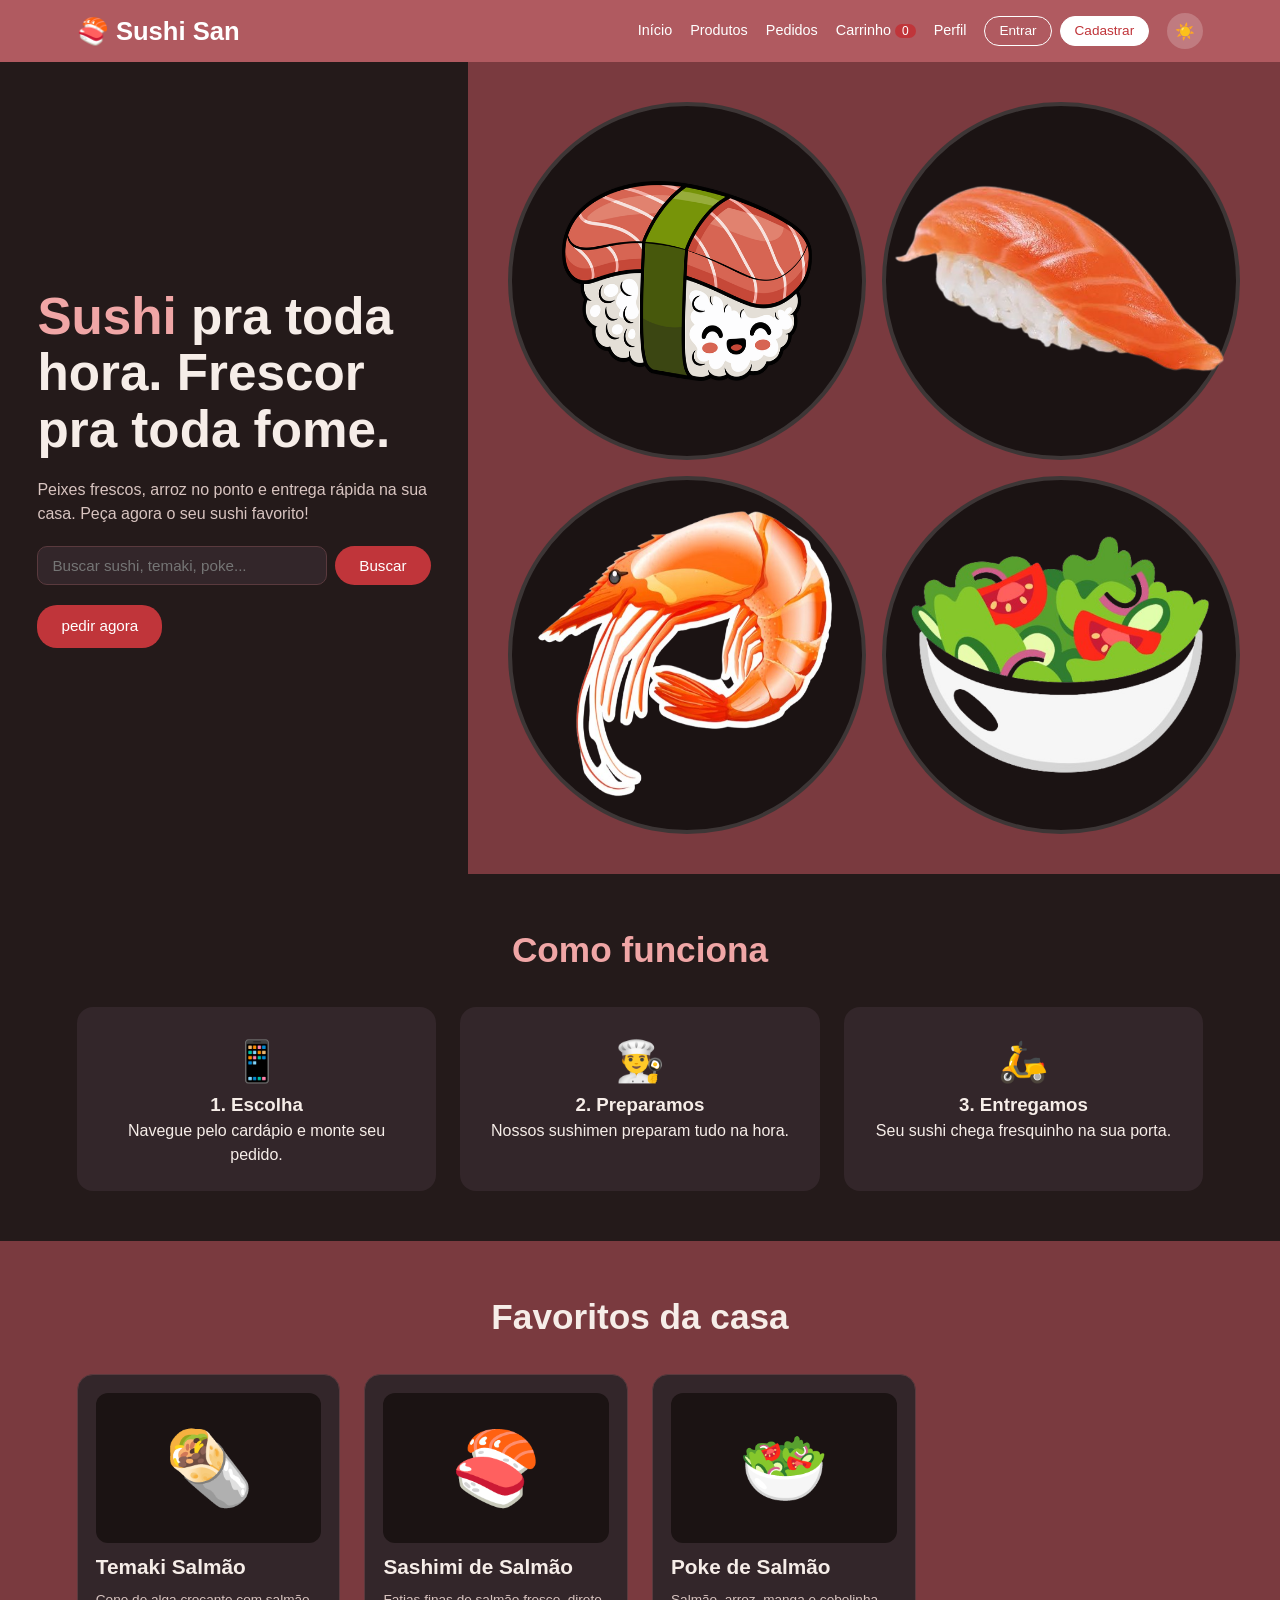
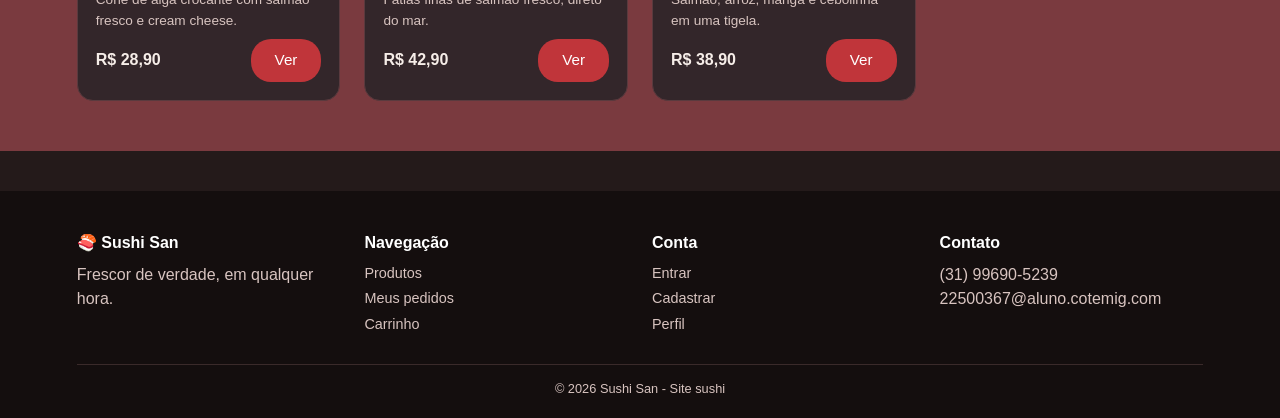
<file: index.html>
<!DOCTYPE html>
<html lang="pt-br">
<head>
  <meta charset="UTF-8">
  <meta name="viewport" content="width=device-width, initial-scale=1.0">
  <title>Sushi San - Delivery</title>
  <link rel="stylesheet" href="style.css">
</head>
<body>

  <header class="topo">
    <a class="logo" href="index.html">🍣 Sushi San</a>
    
    <nav id="menu" class="menu">
      <a href="index.html">Início</a>
      <a href="produtos.html">Produtos</a>
      <a href="pedidos.html">Pedidos</a>
      <a href="carrinho.html">Carrinho <span class="contador">0</span></a>
      <a href="perfil.html">Perfil</a>
      <span id="areaLogin">
        <a class="btn-mini" href="login.html">Entrar</a>
        <a class="btn-mini destaque" href="login.html?aba=cadastro">Cadastrar</a>
      </span>
      <button id="btnTema" class="tema" onclick="trocarTema()">☀️</button>
    </nav>
  </header>

  <section class="hero">
    <div class="hero-texto">
      <h1><span>Sushi</span> pra toda hora. Frescor pra toda fome.</h1>
      <p>Peixes frescos, arroz no ponto e entrega rápida na sua casa. Peça agora o seu sushi favorito!</p>

      
      <form class="busca-home" action="produtos.html" method="get">
        <input type="text" name="busca" placeholder="Buscar sushi, temaki, poke..." maxlength="30">
        <button class="btn" type="submit">Buscar</button>
      </form>

      <div><a class="btn" href="produtos.html">pedir agora</a></div>
    </div>

    <div class="hero-fotos">
      <div class="prato"> <img src="canva-adorável-personagem-de-sushi-de-salmão-com-expressão-alegre,-perfeito-para-ilustrações-de-comida.-MAG6jP6yxCI.png" width="250" height="200" alt="Sushi 1"> </div>
      <div class="prato"> <img src="image-removebg-preview.png" width="350" height="350" alt="Sushi 2"> </div>
      <div class="prato"> <img src="image-removebg-preview (1).png" width="310" height="310" alt="Sushi 3"> </div>
      <div class="prato"> <img src="image-removebg-preview (2).png" width="310" height="310" alt="Sushi 4"> </div>
    </div>
  </section>

  <section class="secao">
    <h2>Como funciona</h2>
    <div class="passos">
      <div class="passo"><div class="icone">📱</div><h3>1. Escolha</h3><p>Navegue pelo cardápio e monte seu pedido.</p></div>
      <div class="passo"><div class="icone">👨‍🍳</div><h3>2. Preparamos</h3><p>Nossos sushimen preparam tudo na hora.</p></div>
      <div class="passo"><div class="icone">🛵</div><h3>3. Entregamos</h3><p>Seu sushi chega fresquinho na sua porta.</p></div>
    </div>
  </section>

  <section class="secao vermelha">
    <h2>Favoritos da casa</h2>
    <div class="grade">
      <article class="produto">
        <div class="foto">🌯</div>
        <h3>Temaki Salmão</h3>
        <p>Cone de alga crocante com salmão fresco e cream cheese.</p>
        <div class="linha"><strong>R$ 28,90</strong><a class="btn" href="produtos.html">Ver</a></div>
      </article>
      <article class="produto">
        <div class="foto">🍣</div>
        <h3>Sashimi de Salmão</h3>
        <p>Fatias finas de salmão fresco, direto do mar.</p>
        <div class="linha"><strong>R$ 42,90</strong><a class="btn" href="produtos.html">Ver</a></div>
      </article>
      <article class="produto">
        <div class="foto">🥗</div>
        <h3>Poke de Salmão</h3>
        <p>Salmão, arroz, manga e cebolinha em uma tigela.</p>
        <div class="linha"><strong>R$ 38,90</strong><a class="btn" href="produtos.html">Ver</a></div>
      </article>
    </div>
  </section>

  <footer class="rodape">
    <div class="rodape-grade">
      <div><h4>🍣 Sushi San</h4><p>Frescor de verdade, em qualquer hora.</p></div>
      <div><h4>Navegação</h4><a href="produtos.html">Produtos</a><a href="pedidos.html">Meus pedidos</a><a href="carrinho.html">Carrinho</a></div>
      <div><h4>Conta</h4><a href="login.html">Entrar</a><a href="login.html?aba=cadastro">Cadastrar</a><a href="perfil.html">Perfil</a></div>
      <div><h4>Contato</h4><p>(31) 99690-5239 </p><p>22500367@aluno.cotemig.com</p></div>
    </div>
    <p class="copy">© 2026 Sushi San - Site sushi </p>
  </footer>

  <script src="script.js"></script>
</body>
</html>
</file>
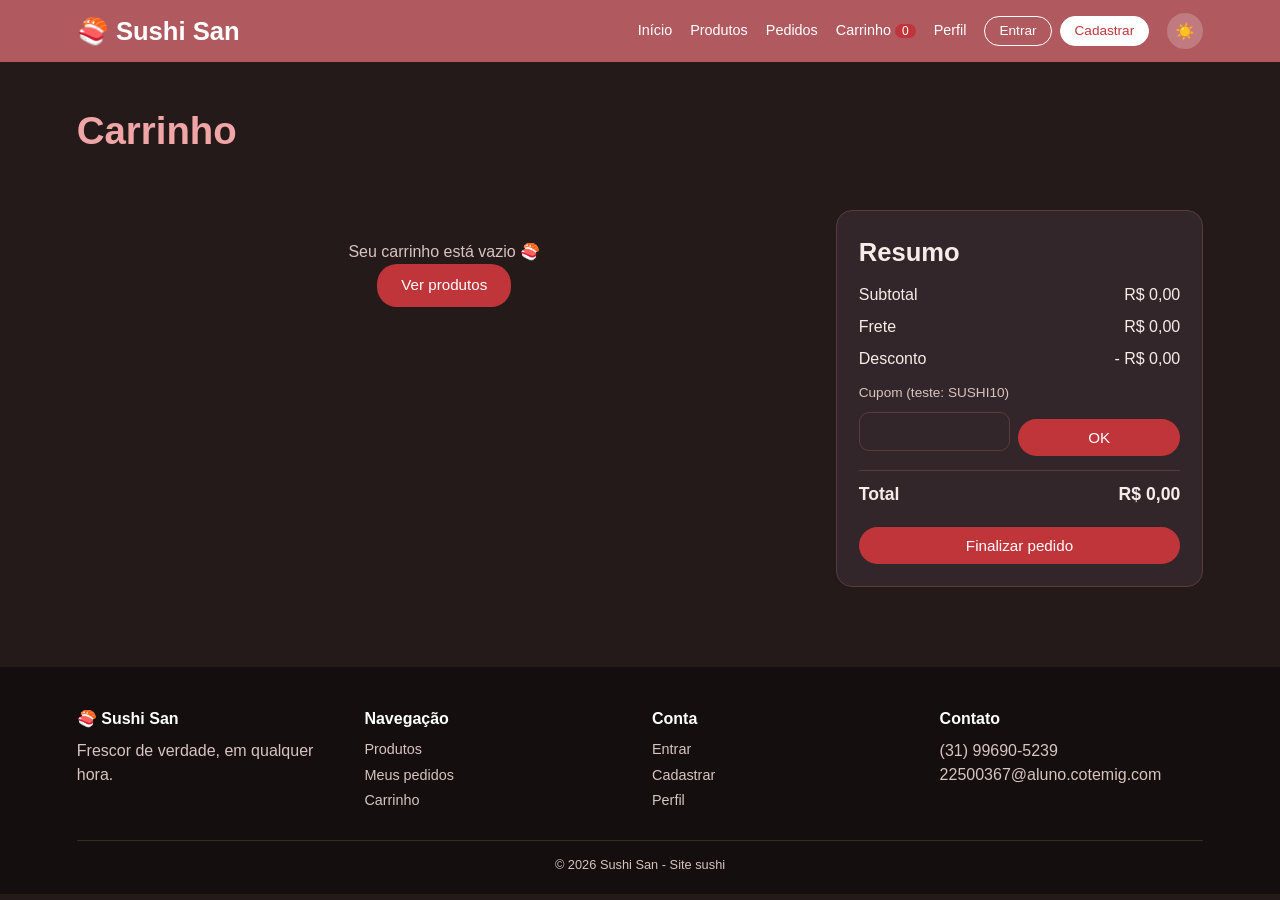
<file: carrinho.html>
<!DOCTYPE html>
<html lang="pt-br">
<head>
  <meta charset="UTF-8">
  <meta name="viewport" content="width=device-width, initial-scale=1.0">
  <title>Carrinho - Sushi San</title>
  <link rel="stylesheet" href="style.css">
</head>
<body>

  <header class="topo">
    <a class="logo" href="index.html">🍣 Sushi San</a>
    <button class="hamburguer" onclick="abrirMenu()" aria-label="Abrir menu">☰</button>
    <nav id="menu" class="menu">
      <a href="index.html">Início</a>
      <a href="produtos.html">Produtos</a>
      <a href="pedidos.html">Pedidos</a>
      <a href="carrinho.html">Carrinho <span class="contador">0</span></a>
      <a href="perfil.html">Perfil</a>
      <span id="areaLogin">
        <a class="btn-mini" href="login.html">Entrar</a>
        <a class="btn-mini destaque" href="login.html?aba=cadastro">Cadastrar</a>
      </span>
      <button id="btnTema" class="tema" onclick="trocarTema()">☀️</button>
    </nav>
  </header>

  <h1 class="titulo-pagina">Carrinho</h1>

  <div class="carrinho-layout">
    <div id="listaCarrinho"></div>

    <aside class="resumo">
      <h3>Resumo</h3>
      <div class="linha"><span>Subtotal</span><span id="subtotal">R$ 0,00</span></div>
      <div class="linha"><span>Frete</span><span id="frete">R$ 0,00</span></div>
      <div class="linha"><span>Desconto</span><span id="desc">- R$ 0,00</span></div>
      <div class="campo" style="margin-top:12px">
        <label for="cupom">Cupom (teste: SUSHI10)</label>
        <div class="linha">
          <input type="text" id="cupom" maxlength="12" style="width:100%">
          <button class="btn" onclick="aplicarCupom()">OK</button>
        </div>
      </div>
      <div class="linha total"><span>Total</span><span id="total">R$ 0,00</span></div>
      <button class="btn" onclick="finalizarPedido()">Finalizar pedido</button>
    </aside>
  </div>

  <footer class="rodape">
    <div class="rodape-grade">
      <div><h4>🍣 Sushi San</h4><p>Frescor de verdade, em qualquer hora.</p></div>
      <div><h4>Navegação</h4><a href="produtos.html">Produtos</a><a href="pedidos.html">Meus pedidos</a><a href="carrinho.html">Carrinho</a></div>
      <div><h4>Conta</h4><a href="login.html">Entrar</a><a href="login.html?aba=cadastro">Cadastrar</a><a href="perfil.html">Perfil</a></div>
      <div><h4>Contato</h4><p>(31) 99690-5239 </p><p>22500367@aluno.cotemig.com</p></div>
    </div>
    <p class="copy">© 2026 Sushi San - Site sushi </p>
  </footer>

  <script src="script.js"></script>
  <script>mostrarCarrinho();</script>
</body>
</html>
</file>
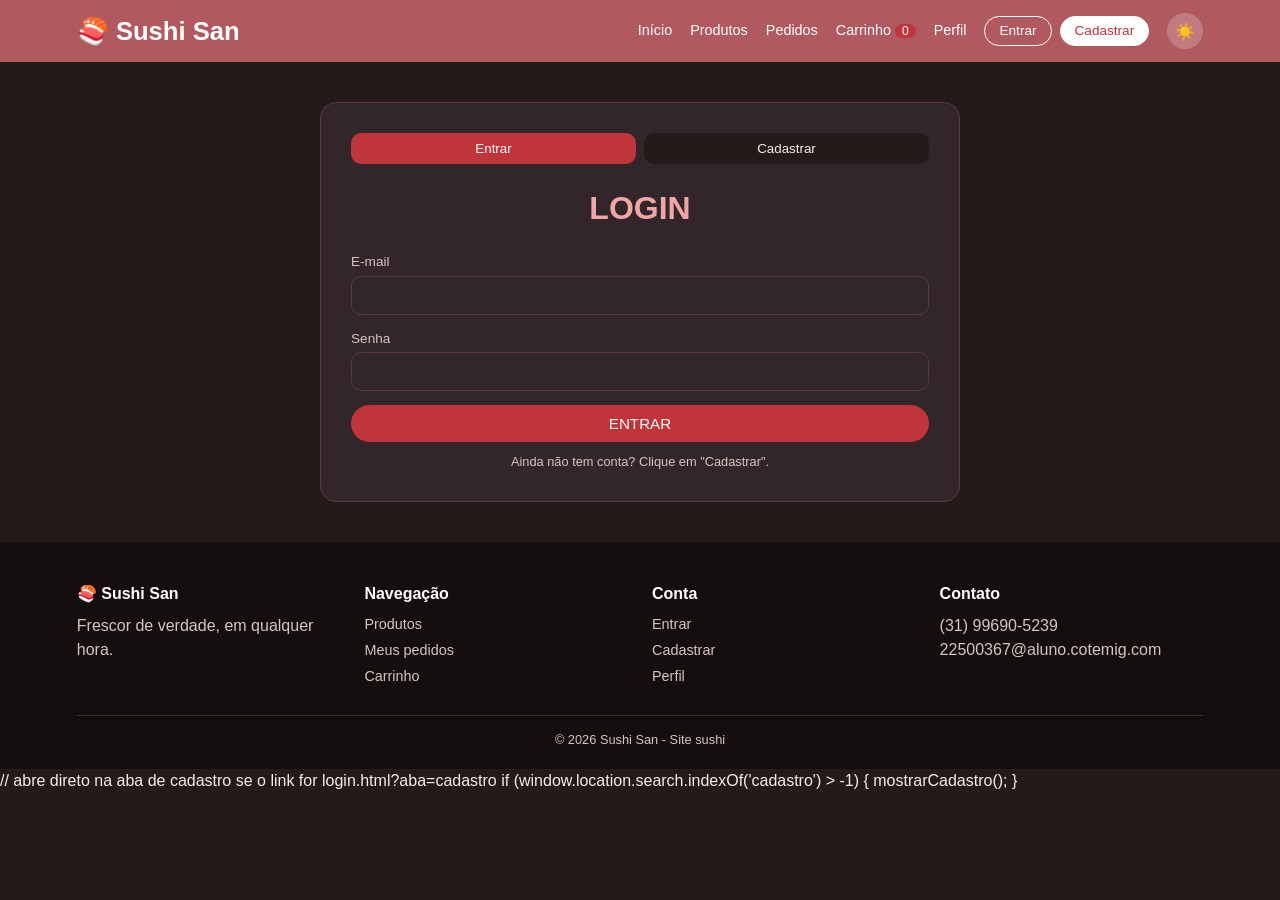
<file: login.html>
<!DOCTYPE html>
<html lang="pt-br">
<head>
  <meta charset="UTF-8">
  <meta name="viewport" content="width=device-width, initial-scale=1.0">
  <title>Login e Cadastro - Sushi San</title>
  <link rel="stylesheet" href="style.css">
</head>
<body>

  <header class="topo">
    <a class="logo" href="index.html">🍣 Sushi San</a>
    <button class="hamburguer" onclick="abrirMenu()" aria-label="Abrir menu">☰</button>
    <nav id="menu" class="menu">
      <a href="index.html">Início</a>
      <a href="produtos.html">Produtos</a>
      <a href="pedidos.html">Pedidos</a>
      <a href="carrinho.html">Carrinho <span class="contador">0</span></a>
      <a href="perfil.html">Perfil</a>
      <span id="areaLogin">
        <a class="btn-mini" href="login.html">Entrar</a>
        <a class="btn-mini destaque" href="login.html?aba=cadastro">Cadastrar</a>
      </span>
      <button id="btnTema" class="tema" onclick="trocarTema()">☀️</button>
    </nav>
  </header>

  <main class="caixa larga">
    <div class="abas">
      <button id="abaLogin" class="ativo" onclick="mostrarLogin()">Entrar</button>
      <button id="abaCadastro" onclick="mostrarCadastro()">Cadastrar</button>
    </div>

    <!-- LOGIN -->
    <form id="formLogin" onsubmit="return entrar()">
      <h2>LOGIN</h2>
      <div class="campo">
        <label for="logEmail">E-mail</label>
        <input type="email" id="logEmail" maxlength="60" required>
      </div>
      <div class="campo">
        <label for="logSenha">Senha</label>
        <input type="password" id="logSenha" maxlength="12" required>
      </div>
      <button class="btn" type="submit" style="width:100%">ENTRAR</button>
      <p class="aviso">Ainda não tem conta? Clique em "Cadastrar".</p>
    </form>

    <!-- CADASTRO -->
    <form id="formCadastro" style="display:none" onsubmit="return cadastrar()">
      <h2>CADASTRO</h2>
      <div class="campo">
        <label for="cadNome">Nome completo</label>
        <input type="text" id="cadNome" maxlength="50" oninput="somenteLetras(this)" required>
      </div>
      <div class="campo">
        <label for="cadEmail">E-mail</label>
        <input type="email" id="cadEmail" maxlength="60" required>
      </div>
      <div class="duas-colunas">
        <div class="campo">
          <label for="cadCpf">CPF</label>
          <input type="text" id="cadCpf" maxlength="14" inputmode="numeric" placeholder="000.000.000-00" oninput="mascara(this, 'cpf')" required>
        </div>
        <div class="campo">
          <label for="cadTelefone">Telefone</label>
          <input type="text" id="cadTelefone" maxlength="15" inputmode="numeric" placeholder="(00) 00000-0000" oninput="mascara(this, 'telefone')" required>
        </div>
      </div>
      <div class="duas-colunas">
        <div class="campo">
          <label for="cadCep">CEP</label>
          <input type="text" id="cadCep" maxlength="9" inputmode="numeric" placeholder="00000-000" oninput="mascara(this, 'cep')" required>
        </div>
        <div class="campo">
          <label for="cadNumero">Número</label>
          <input type="text" id="cadNumero" maxlength="6" inputmode="numeric" placeholder="123" oninput="somenteNumeros(this)" required>
        </div>
      </div>
      <div class="campo">
        <label for="cadEndereco">Endereço (rua e bairro)</label>
        <input type="text" id="cadEndereco" maxlength="80" required>
      </div>
      <div class="campo">
        <label for="cadSenha">Senha (6 a 12 caracteres)</label>
        <input type="password" id="cadSenha" minlength="6" maxlength="12" required>
      </div>
      <button class="btn" type="submit" style="width:100%">CADASTRAR</button>
    </form>
  </main>

  <footer class="rodape">
    <div class="rodape-grade">
      <div><h4>🍣 Sushi San</h4><p>Frescor de verdade, em qualquer hora.</p></div>
      <div><h4>Navegação</h4><a href="produtos.html">Produtos</a><a href="pedidos.html">Meus pedidos</a><a href="carrinho.html">Carrinho</a></div>
      <div><h4>Conta</h4><a href="login.html">Entrar</a><a href="login.html?aba=cadastro">Cadastrar</a><a href="perfil.html">Perfil</a></div>
      <div><h4>Contato</h4><p>(31) 99690-5239 </p><p>22500367@aluno.cotemig.com</p></div>
    </div>
    <p class="copy">© 2026 Sushi San - Site sushi </p>
  </footer>

  <script src="script.js"></script>
    // abre direto na aba de cadastro se o link for login.html?aba=cadastro
    if (window.location.search.indexOf('cadastro') > -1) {
      mostrarCadastro();
    }
  </script>
</body>
</html>
</file>
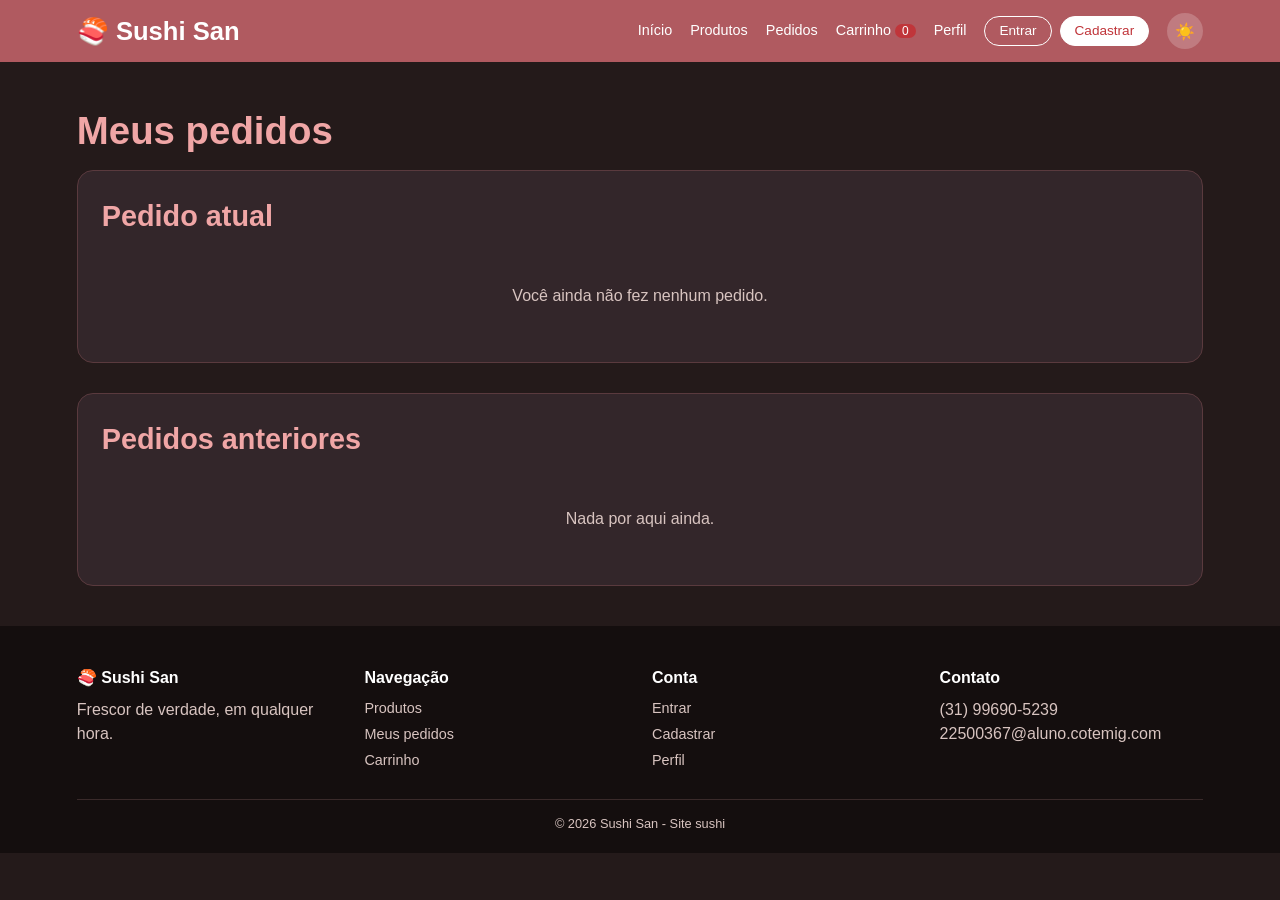
<file: pedidos.html>
<!DOCTYPE html>
<html lang="pt-br">
<head>
  <meta charset="UTF-8">
  <meta name="viewport" content="width=device-width, initial-scale=1.0">
  <title>Meus pedidos - Sushi San</title>
  <link rel="stylesheet" href="style.css">
</head>
<body>

  <header class="topo">
    <a class="logo" href="index.html">🍣 Sushi San</a>
    <button class="hamburguer" onclick="abrirMenu()" aria-label="Abrir menu">☰</button>
    <nav id="menu" class="menu">
      <a href="index.html">Início</a>
      <a href="produtos.html">Produtos</a>
      <a href="pedidos.html">Pedidos</a>
      <a href="carrinho.html">Carrinho <span class="contador">0</span></a>
      <a href="perfil.html">Perfil</a>
      <span id="areaLogin">
        <a class="btn-mini" href="login.html">Entrar</a>
        <a class="btn-mini destaque" href="login.html?aba=cadastro">Cadastrar</a>
      </span>
      <button id="btnTema" class="tema" onclick="trocarTema()">☀️</button>
    </nav>
  </header>

  <h1 class="titulo-pagina">Meus pedidos</h1>

  <section class="painel">
    <h2>Pedido atual</h2>
    <div id="pedidoAtual"></div>
  </section>

  <section class="painel">
    <h2>Pedidos anteriores</h2>
    <div id="pedidosAnteriores"></div>
  </section>

  <footer class="rodape">
    <div class="rodape-grade">
      <div><h4>🍣 Sushi San</h4><p>Frescor de verdade, em qualquer hora.</p></div>
      <div><h4>Navegação</h4><a href="produtos.html">Produtos</a><a href="pedidos.html">Meus pedidos</a><a href="carrinho.html">Carrinho</a></div>
      <div><h4>Conta</h4><a href="login.html">Entrar</a><a href="login.html?aba=cadastro">Cadastrar</a><a href="perfil.html">Perfil</a></div>
      <div><h4>Contato</h4><p>(31) 99690-5239 </p><p>22500367@aluno.cotemig.com</p></div>
    </div>
    <p class="copy">© 2026 Sushi San - Site sushi </p>
  </footer>

  <script src="script.js"></script>
  <script>mostrarPedidos();</script>
</body>
</html>
</file>
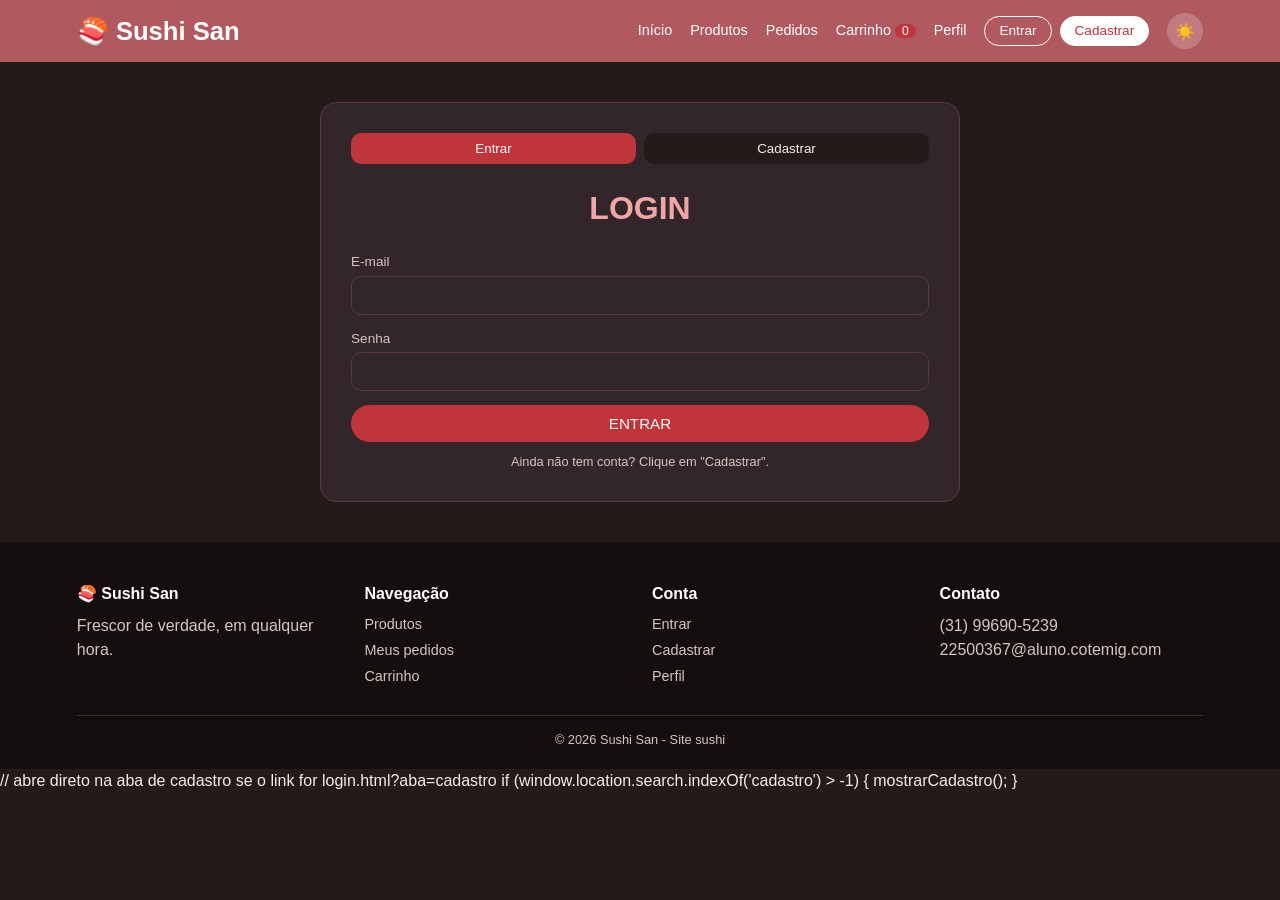
<file: perfil.html>
<!DOCTYPE html>
<html lang="pt-br">
<head>
  <meta charset="UTF-8">
  <meta name="viewport" content="width=device-width, initial-scale=1.0">
  <title>Meu perfil - Sushi San</title>
  <link rel="stylesheet" href="style.css">
</head>
<body>

  <header class="topo">
    <a class="logo" href="index.html">🍣 Sushi San</a>
    <button class="hamburguer" onclick="abrirMenu()" aria-label="Abrir menu">☰</button>
    <nav id="menu" class="menu">
      <a href="index.html">Início</a>
      <a href="produtos.html">Produtos</a>
      <a href="pedidos.html">Pedidos</a>
      <a href="carrinho.html">Carrinho <span class="contador">0</span></a>
      <a href="perfil.html">Perfil</a>
      <span id="areaLogin">
        <a class="btn-mini" href="login.html">Entrar</a>
        <a class="btn-mini destaque" href="login.html?aba=cadastro">Cadastrar</a>
      </span>
      <button id="btnTema" class="tema" onclick="trocarTema()">☀️</button>
    </nav>
  </header>

  <main class="caixa larga">
    <h2>MEU PERFIL</h2>

    <form onsubmit="return salvarPerfil()">
      <div class="campo">
        <label for="perNome">Nome completo</label>
        <input type="text" id="perNome" maxlength="50" oninput="somenteLetras(this)" required>
      </div>
      <div class="duas-colunas">
        <div class="campo">
          <label for="perEmail">E-mail (não pode ser alterado)</label>
          <input type="email" id="perEmail" disabled>
        </div>
        <div class="campo">
          <label for="perCpf">CPF (não pode ser alterado)</label>
          <input type="text" id="perCpf" disabled>
        </div>
      </div>
      <div class="duas-colunas">
        <div class="campo">
          <label for="perTelefone">Telefone</label>
          <input type="text" id="perTelefone" maxlength="15" inputmode="numeric" oninput="mascara(this, 'telefone')" required>
        </div>
        <div class="campo">
          <label for="perCep">CEP</label>
          <input type="text" id="perCep" maxlength="9" inputmode="numeric" oninput="mascara(this, 'cep')" required>
        </div>
      </div>
      <div class="duas-colunas">
        <div class="campo">
          <label for="perEndereco">Endereço</label>
          <input type="text" id="perEndereco" maxlength="80" required>
        </div>
        <div class="campo">
          <label for="perNumero">Número</label>
          <input type="text" id="perNumero" maxlength="6" inputmode="numeric" oninput="somenteNumeros(this)" required>
        </div>
      </div>
      <button class="btn" type="submit" style="width:100%">Salvar alterações</button>
    </form>

    <div class="duas-colunas" style="margin-top:16px">
      <button class="btn contorno" onclick="sair()">Sair da conta</button>
      <button class="btn contorno" onclick="excluirConta()">Excluir conta</button>
    </div>
  </main>

  <footer class="rodape">
    <div class="rodape-grade">
      <div><h4>🍣 Sushi San</h4><p>Frescor de verdade, em qualquer hora.</p></div>
      <div><h4>Navegação</h4><a href="produtos.html">Produtos</a><a href="pedidos.html">Meus pedidos</a><a href="carrinho.html">Carrinho</a></div>
      <div><h4>Conta</h4><a href="login.html">Entrar</a><a href="login.html?aba=cadastro">Cadastrar</a><a href="perfil.html">Perfil</a></div>
      <div><h4>Contato</h4><p>(31) 99690-5239 </p><p>22500367@aluno.cotemig.com</p></div>
    </div>
    <p class="copy">© 2026 Sushi San - Site sushi </p>
  </footer>

  <script src="script.js"></script>
  <script>mostrarPerfil();</script>
</body>
</html>
</file>
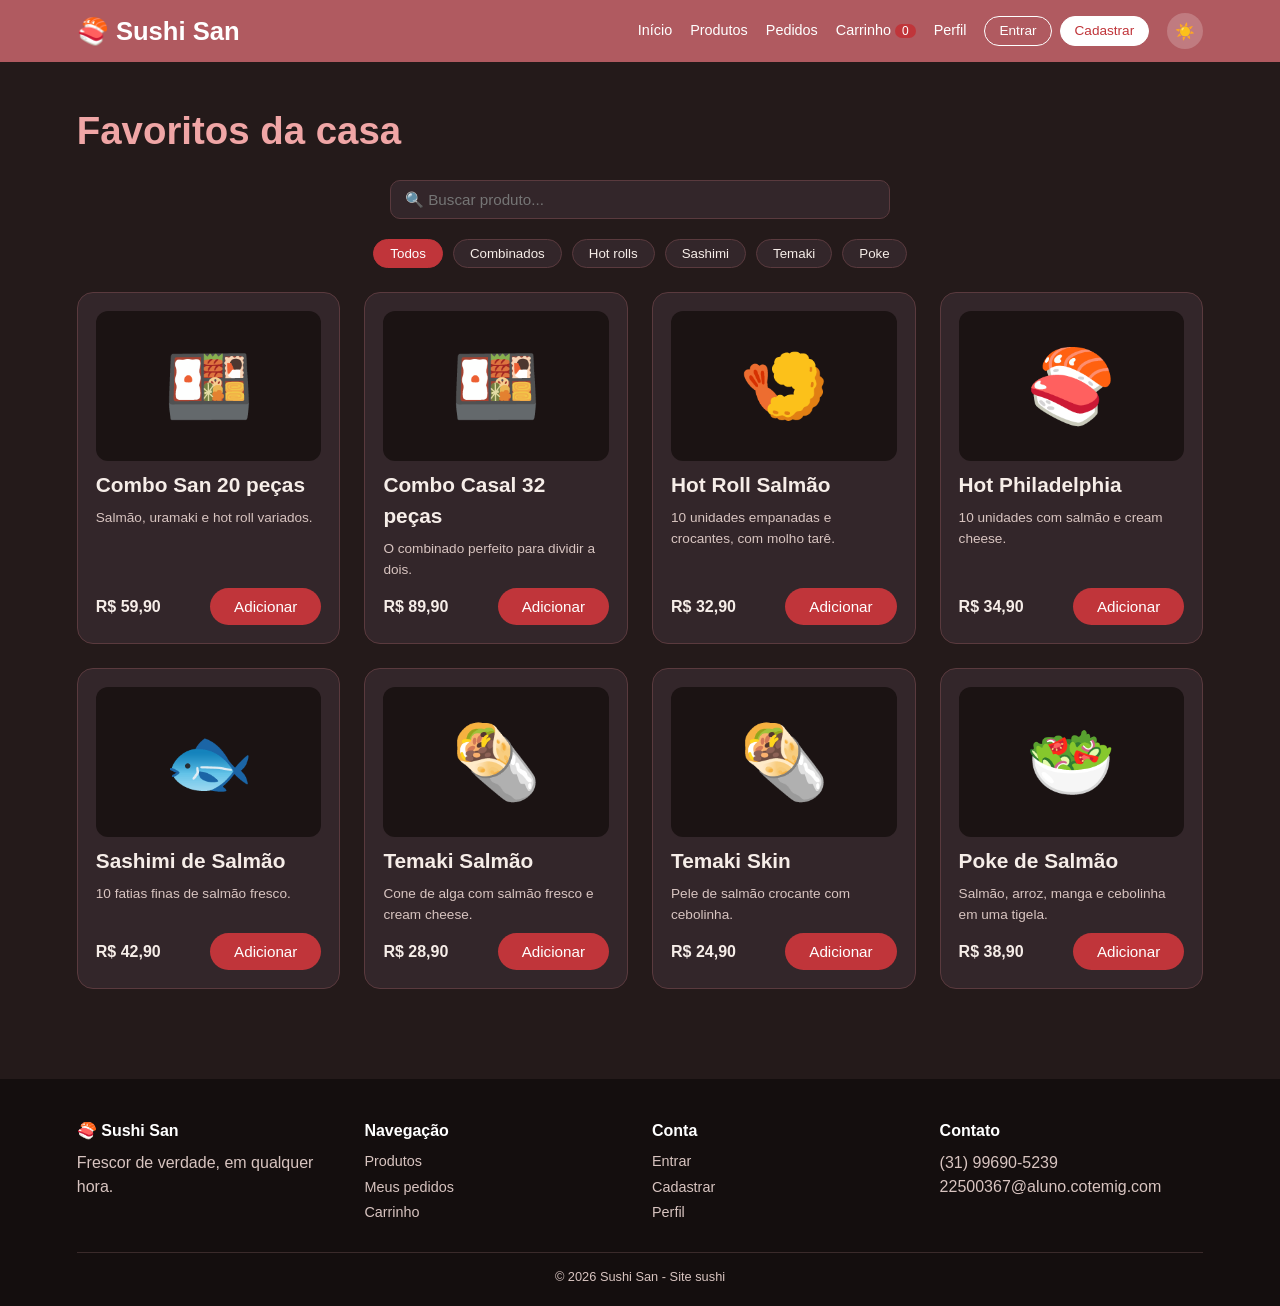
<file: produtos.html>
<!DOCTYPE html>
<html lang="pt-br">
<head>
  <meta charset="UTF-8">
  <meta name="viewport" content="width=device-width, initial-scale=1.0">
  <title>Produtos - Sushi San</title>
  <link rel="stylesheet" href="style.css">
</head>
<body>

  <header class="topo">
    <a class="logo" href="index.html">🍣 Sushi San</a>
    <button class="hamburguer" onclick="abrirMenu()" aria-label="Abrir menu">☰</button>
    <nav id="menu" class="menu">
      <a href="index.html">Início</a>
      <a href="produtos.html">Produtos</a>
      <a href="pedidos.html">Pedidos</a>
      <a href="carrinho.html">Carrinho <span class="contador">0</span></a>
      <a href="perfil.html">Perfil</a>
      <span id="areaLogin">
        <a class="btn-mini" href="login.html">Entrar</a>
        <a class="btn-mini destaque" href="login.html?aba=cadastro">Cadastrar</a>
      </span>
      <button id="btnTema" class="tema" onclick="trocarTema()">☀️</button>
    </nav>
  </header>

  <h1 class="titulo-pagina">Favoritos da casa</h1>

  <section class="secao" style="padding-top:10px">
    <!-- FERRAMENTA DE BUSCA -->
    <div class="barra-busca">
      <input type="text" id="busca" placeholder="🔍 Buscar produto..." maxlength="30" onkeyup="filtrarProdutos()">
    </div>

    <div class="filtros">
      <button class="filtro ativo" onclick="escolherCategoria('todos', this)">Todos</button>
      <button class="filtro" onclick="escolherCategoria('combinados', this)">Combinados</button>
      <button class="filtro" onclick="escolherCategoria('hot', this)">Hot rolls</button>
      <button class="filtro" onclick="escolherCategoria('sashimi', this)">Sashimi</button>
      <button class="filtro" onclick="escolherCategoria('temaki', this)">Temaki</button>
      <button class="filtro" onclick="escolherCategoria('poke', this)">Poke</button>
    </div>

    <div class="grade">

      <article class="produto" data-nome="Combo San 20 peças" data-cat="combinados">
        <div class="foto">🍱</div>
        <h3>Combo San 20 peças</h3>
        <p>Salmão, uramaki e hot roll variados.</p>
        <div class="linha"><strong>R$ 59,90</strong><button class="btn" onclick="adicionar('Combo San 20 peças', 59.9, '🍱')">Adicionar</button></div>
      </article>

      <article class="produto" data-nome="Combo Casal 32 peças" data-cat="combinados">
        <div class="foto">🍱</div>
        <h3>Combo Casal 32 peças</h3>
        <p>O combinado perfeito para dividir a dois.</p>
        <div class="linha"><strong>R$ 89,90</strong><button class="btn" onclick="adicionar('Combo Casal 32 peças', 89.9, '🍱')">Adicionar</button></div>
      </article>

      <article class="produto" data-nome="Hot Roll Salmão" data-cat="hot">
        <div class="foto">🍤</div>
        <h3>Hot Roll Salmão</h3>
        <p>10 unidades empanadas e crocantes, com molho tarê.</p>
        <div class="linha"><strong>R$ 32,90</strong><button class="btn" onclick="adicionar('Hot Roll Salmão', 32.9, '🍤')">Adicionar</button></div>
      </article>

      <article class="produto" data-nome="Hot Philadelphia" data-cat="hot">
        <div class="foto">🍣</div>
        <h3>Hot Philadelphia</h3>
        <p>10 unidades com salmão e cream cheese.</p>
        <div class="linha"><strong>R$ 34,90</strong><button class="btn" onclick="adicionar('Hot Philadelphia', 34.9, '🍣')">Adicionar</button></div>
      </article>

      <article class="produto" data-nome="Sashimi de Salmão" data-cat="sashimi">
        <div class="foto">🐟</div>
        <h3>Sashimi de Salmão</h3>
        <p>10 fatias finas de salmão fresco.</p>
        <div class="linha"><strong>R$ 42,90</strong><button class="btn" onclick="adicionar('Sashimi de Salmão', 42.9, '🐟')">Adicionar</button></div>
      </article>

      <article class="produto" data-nome="Temaki Salmão" data-cat="temaki">
        <div class="foto">🌯</div>
        <h3>Temaki Salmão</h3>
        <p>Cone de alga com salmão fresco e cream cheese.</p>
        <div class="linha"><strong>R$ 28,90</strong><button class="btn" onclick="adicionar('Temaki Salmão', 28.9, '🌯')">Adicionar</button></div>
      </article>

      <article class="produto" data-nome="Temaki Skin" data-cat="temaki">
        <div class="foto">🌯</div>
        <h3>Temaki Skin</h3>
        <p>Pele de salmão crocante com cebolinha.</p>
        <div class="linha"><strong>R$ 24,90</strong><button class="btn" onclick="adicionar('Temaki Skin', 24.9, '🌯')">Adicionar</button></div>
      </article>

      <article class="produto" data-nome="Poke de Salmão" data-cat="poke">
        <div class="foto">🥗</div>
        <h3>Poke de Salmão</h3>
        <p>Salmão, arroz, manga e cebolinha em uma tigela.</p>
        <div class="linha"><strong>R$ 38,90</strong><button class="btn" onclick="adicionar('Poke de Salmão', 38.9, '🥗')">Adicionar</button></div>
      </article>

    </div>
  </section>

 <footer class="rodape">
    <div class="rodape-grade">
      <div><h4>🍣 Sushi San</h4><p>Frescor de verdade, em qualquer hora.</p></div>
      <div><h4>Navegação</h4><a href="produtos.html">Produtos</a><a href="pedidos.html">Meus pedidos</a><a href="carrinho.html">Carrinho</a></div>
      <div><h4>Conta</h4><a href="login.html">Entrar</a><a href="login.html?aba=cadastro">Cadastrar</a><a href="perfil.html">Perfil</a></div>
      <div><h4>Contato</h4><p>(31) 99690-5239 </p><p>22500367@aluno.cotemig.com</p></div>
    </div>
    <p class="copy">© 2026 Sushi San - Site sushi </p>
  </footer>

  <script src="script.js"></script>
  <script>buscaDaUrl();</script>
</body>
</html>
</file>
<file: style.css>
/* cores do modo escuro (padrao) */
:root {
  --fundo: #241a1a;
  --fundo2: #7a3a3f;
  --topo: #b05a60;
  --card: #33262a;
  --destaque: #f0a6a6;
  --botao: #c0353a;
  --texto: #f6ede8;
  --suave: #d8c4c0;
  --borda: #5a3a3e;
}


body.claro {
  --fundo: #fbf3ee;
  --fundo2: #e8bfbd;
  --card: #ffffff;
  --destaque: #a8363c;
  --texto: #2a1d1d;
  --suave: #6b5555;
  --borda: #e0c8c4;
}

* { box-sizing: border-box;
   margin: 0; 
   padding: 0; 
  }

body {
  font-family: Arial, sans-serif;
  background: var(--fundo);
  color: var(--texto);
  line-height: 1.5;
}

h1, h2, h3 { font-family: Arial, sans-serif; 
  font-weight: bold; 
}
a { color: inherit; 
  text-decoration: none; }
img { max-width: 100%; }


.topo {
  background: var(--topo);
  color: #fff;
  display: flex;
  align-items: center;
  justify-content: space-between;
  padding: 12px 6%;
  position: sticky;
  top: 0;
  z-index: 10;
}
.logo { font-family: Arial, sans-serif; 
  font-weight: bold; 
  font-size: 1.6rem; 
}

.menu { display: flex; 
  align-items: center; 
  gap: 18px; 
  font-size: 0.9rem; 
}

.menu a:hover { text-decoration: underline; 
}
.hamburguer {
   display: none; 
   background: none; 
   border: none; 
   color: #fff; 
   font-size: 1.8rem; 
   cursor: pointer; 
  }

.tema { background: rgba(255,255,255,0.2); 
  border: none; 
  border-radius: 50%; 
  width: 36px; 
  height: 36px; 
  cursor: pointer; 
  font-size: 1rem; 
}

#areaLogin { display: flex;
   gap: 8px; 
   align-items: center; 
  
  }

  .btn-mini {
     border: 1px solid #fff; 
     border-radius: 20px; 
     padding: 4px 14px; 
     font-size: 0.85rem; 
    
    }
.btn-mini.destaque
 { background: #fff;
   color: var(--botao); 
  }

.contador { background: var(--botao);
   border-radius: 10px;
    padding: 0 7px;
     font-size: 0.75rem;
     
    }

/* botao  */
.btn {
  background: var(--botao);
  color: #fff;
  border: none;
  border-radius: 20px;
  padding: 10px 24px;
  font-family: inherit;
  font-size: 0.95rem;
  cursor: pointer;
  display: inline-block;
}
.btn:hover 
{ opacity: 0.85;
 }

.btn.contorno 
{ background: none;
   border: 2px solid var(--botao);
    color: var(--texto);
  }


/* o comeco */
.hero { display: grid; 
  grid-template-columns: 1fr 1fr; 
  min-height: 480px; 
}


.hero-texto { padding: 60px 8%;
   display: flex; 
   flex-direction: column; 
   justify-content: center; 
   gap: 20px; 
  }

.hero-texto h1 { font-size: 3.2rem; 
  line-height: 1.1; 
}
.hero-texto h1 span { color: var(--destaque);
 }
.hero-texto p { color: var(--suave); }

.busca-home { display: flex; 
  gap: 8px; 
}

.busca-home input 
{ flex: 1; 
}

.hero-fotos {
  background: var(--fundo2);
  display: grid;
  grid-template-columns: 1fr 1fr;
  gap: 16px;
  padding: 40px;
  align-content: center;
}
.prato { background: #1b1313; 
  border-radius: 50%; 
  aspect-ratio: 1; 
  display: flex; 
  align-items: center; 
  justify-content: center; 
  font-size: 4.5rem; 
  border: 4px solid rgba(255,255,255,0.15); 
}


.secao { padding: 50px 6%; 
}
.secao.vermelha { background: var(--fundo2);
 }
.secao h2 { font-size: 2.2rem; 
  text-align: center; 
  margin-bottom: 30px; 
  color: var(--destaque); 
}
.secao.vermelha h2 { color: var(--texto); 
}
.grade { display: grid;
   grid-template-columns: repeat(auto-fill, minmax(230px, 1fr)); 
   gap: 24px; 
  }

.passos { display: grid; 
  grid-template-columns: repeat(3, 1fr); 
  gap: 24px; 
  text-align: center;
 }
.passo { background: var(--card); 
  border-radius: 16px; 
  padding: 24px; 
}
.passo .icone { 
  font-size: 2.5rem; 
}

/* produtos */
.produto { background: var(--card); 
  border: 1px solid var(--borda); 
  border-radius: 16px; 
  padding: 18px; 
  display: flex; 
  flex-direction: column;
   gap: 8px; 
  }
.foto { background: #1b1313;
   border-radius: 12px;
    height: 150px; 
    display: flex;
     align-items: center; 
     justify-content: center; 
     font-size: 4.5rem; 
    }
.produto h3 { font-size: 1.3rem;
 }
.produto p { font-size: 0.85rem;
   color: var(--suave); flex: 1; }
.linha { display: flex; justify-content: space-between; align-items: center; gap: 8px; }
.filtros { display: flex; gap: 10px; flex-wrap: wrap; justify-content: center; margin-bottom: 24px; }
.filtros button { background: var(--card); color: var(--texto); border: 1px solid var(--borda); border-radius: 20px; padding: 6px 16px; cursor: pointer; font-family: inherit; }
.filtros button.ativo { background: var(--botao); color: #fff; border-color: var(--botao); }
.barra-busca { max-width: 500px; margin: 0 auto 20px; }
.barra-busca input { width: 100%; }

/* formularios */
input, select {
  padding: 10px 14px;
  border: 1px solid var(--borda);
  border-radius: 10px;
  background: var(--card);
  color: var(--texto);
  font-family: inherit;
  font-size: 0.95rem;
}
label { font-size: 0.85rem; color: var(--suave); display: block; margin-bottom: 3px; }
.campo { margin-bottom: 14px; }
.campo input { width: 100%; }
.caixa { background: var(--card); border: 1px solid var(--borda); border-radius: 16px; padding: 30px; max-width: 460px; margin: 40px auto; }
.caixa.larga { max-width: 640px; }
.caixa h2 { text-align: center; font-size: 2rem; margin-bottom: 20px; color: var(--destaque); }
.duas-colunas { display: grid; grid-template-columns: 1fr 1fr; gap: 14px; }
.abas { display: flex; gap: 8px; margin-bottom: 20px; }
.abas button { flex: 1; padding: 8px; border: none; border-radius: 10px; cursor: pointer; font-family: inherit; background: var(--fundo); color: var(--texto); }
.abas button.ativo { background: var(--botao); color: #fff; }
.aviso { font-size: 0.8rem; color: var(--suave); margin-top: 10px; text-align: center; }

/* carrinho */
.carrinho-layout { display: grid; grid-template-columns: 2fr 1fr; gap: 24px; padding: 40px 6%; }
.item-carrinho { background: var(--card); border: 1px solid var(--borda); border-radius: 12px; padding: 12px; display: flex; align-items: center; gap: 14px; margin-bottom: 12px; }
.item-carrinho .mini { background: #1b1313; border-radius: 10px; width: 64px; height: 64px; display: flex; align-items: center; justify-content: center; font-size: 2rem; }
.item-carrinho .info { flex: 1; }
.qtd button { width: 28px; height: 28px; border-radius: 50%; border: none; background: var(--botao); color: #fff; cursor: pointer; }
.remover { background: none; border: none; cursor: pointer; font-size: 1.2rem; }
.resumo { background: var(--card); border: 1px solid var(--borda); border-radius: 16px; padding: 22px; height: fit-content; }
.resumo h3 { font-size: 1.6rem; margin-bottom: 12px; }
.resumo .linha { margin-bottom: 8px; }
.resumo .total { border-top: 1px solid var(--borda); padding-top: 10px; font-weight: bold; font-size: 1.1rem; }
.resumo .btn { width: 100%; margin-top: 12px; }
.vazio { text-align: center; color: var(--suave); padding: 30px; }

/* peididos */
.painel { background: var(--card); border: 1px solid var(--borda); border-radius: 16px; padding: 24px; margin: 0 6% 30px; }
.painel h2 { font-size: 1.8rem; margin-bottom: 16px; color: var(--destaque); }
.etapas { display: flex; justify-content: space-between; margin: 20px 0; }
.etapa { flex: 1; text-align: center; font-size: 0.8rem; color: var(--suave); position: relative; }
.etapa .bolinha { width: 22px; height: 22px; border-radius: 50%; background: var(--borda); margin: 0 auto 6px; }
.etapa.feita { color: var(--texto); }
.etapa.feita .bolinha { background: var(--botao); }
.pedido-linha { display: flex; justify-content: space-between; align-items: center; gap: 10px; flex-wrap: wrap; padding: 12px 0; border-bottom: 1px solid var(--borda); }
.pedido-linha:last-child { border-bottom: none; }
.status { font-size: 0.8rem; background: var(--fundo2); color: #fff; border-radius: 12px; padding: 2px 12px; }

.titulo-pagina { padding: 40px 6% 10px; font-size: 2.4rem; color: var(--destaque); }

/* rodape */
.rodape { background: #140e0e; color: #d8c4c0; padding: 40px 6% 20px; margin-top: 40px; }
.rodape-grade { display: grid; grid-template-columns: repeat(auto-fit, minmax(180px, 1fr)); gap: 24px; }
.rodape h4 { color: #fff; margin-bottom: 8px; }
.rodape a { display: block; font-size: 0.9rem; margin-bottom: 4px; }
.rodape a:hover { text-decoration: underline; }
.copy { text-align: center; font-size: 0.8rem; margin-top: 24px; border-top: 1px solid #3a2a2a; padding-top: 14px; }

/* celular */
@media (max-width: 800px) {
  .hamburguer { display: block; }
  .menu { display: none; position: absolute; top: 100%; left: 0; right: 0; background: var(--topo); flex-direction: column; padding: 16px; gap: 12px; }
  .menu.aberto { display: flex; }
  .hero { grid-template-columns: 1fr; }
  .hero-texto h1 { font-size: 2.3rem; }
  .hero-fotos { padding: 24px; }
  .prato { font-size: 3rem; }
  .passos { grid-template-columns: 1fr; }
  .carrinho-layout { grid-template-columns: 1fr; }
  .duas-colunas { grid-template-columns: 1fr; }
}
</file>
